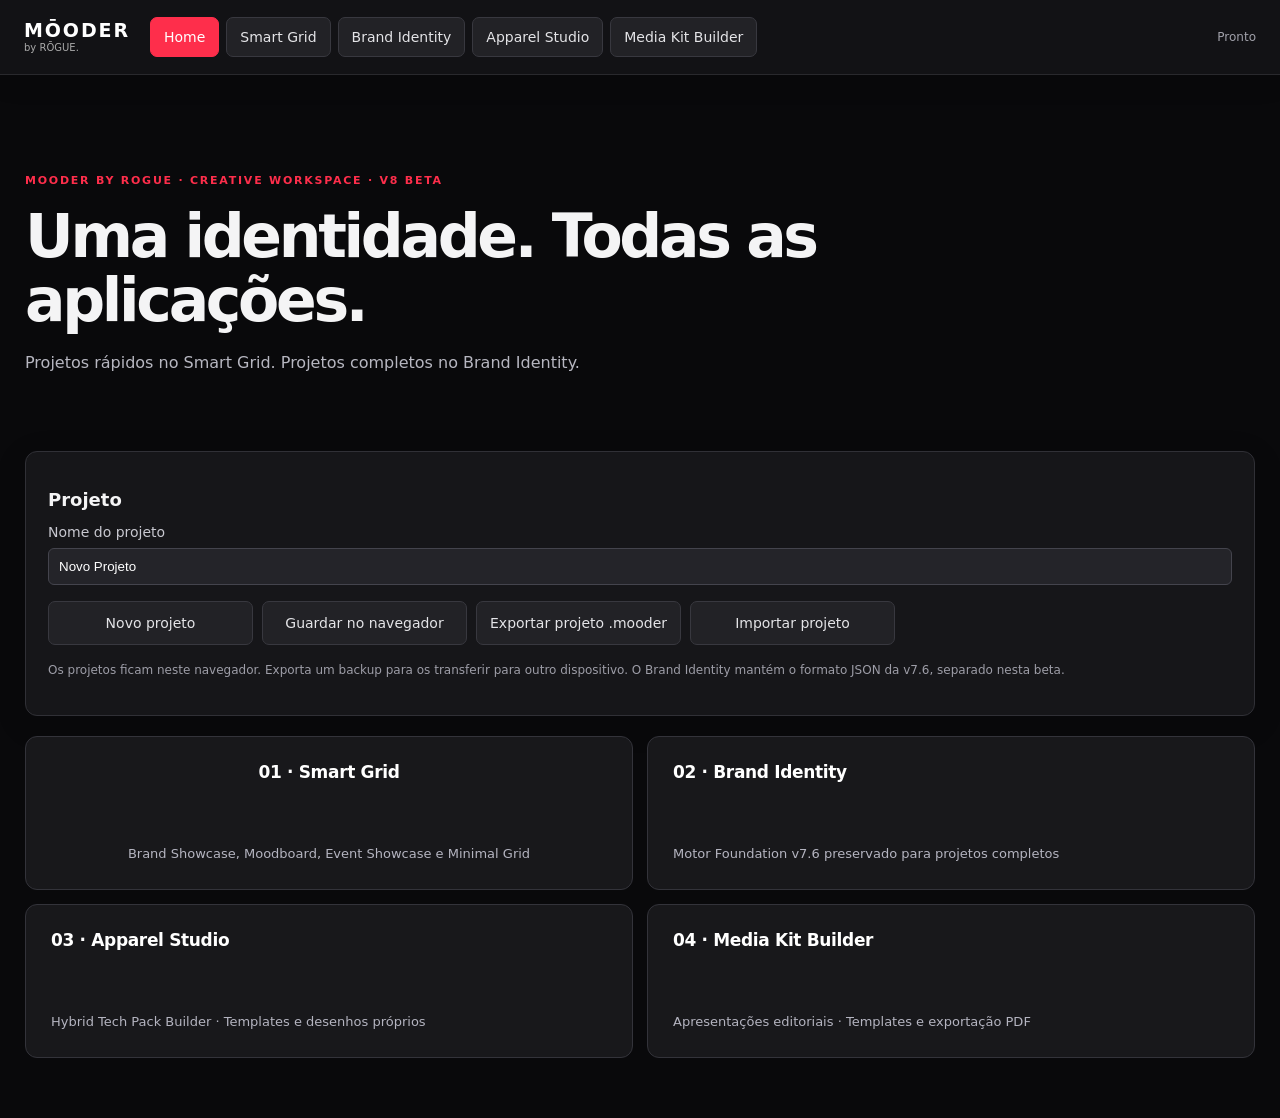
<file: index.html>
<!doctype html><html lang="pt"><head><meta charset="utf-8"><meta name="viewport" content="width=device-width,initial-scale=1"><title>MOODER by Rogue</title><meta http-equiv="refresh" content="0; url=workspace.html"><script>location.replace('workspace.html'+location.search+location.hash)</script></head><body><p>A abrir <a href="workspace.html">MŌODER Workspace</a>…</p></body></html>
</file>
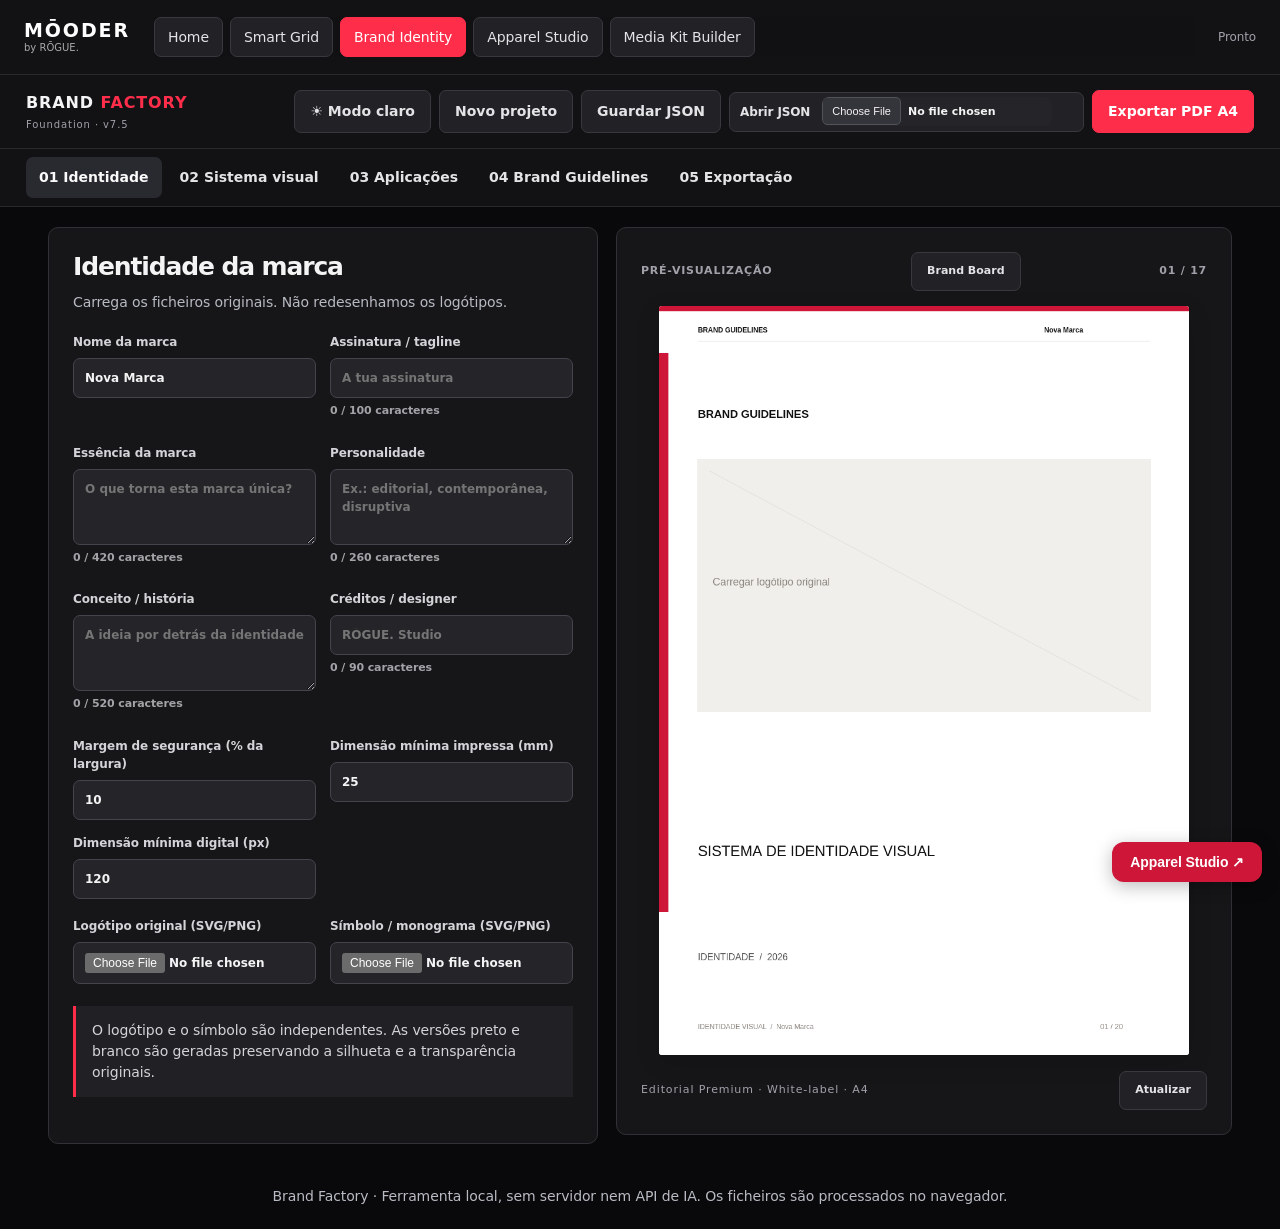
<file: brand-identity.html>
<!doctype html><html lang="pt"><head><meta charset="utf-8"><meta name="viewport" content="width=device-width,initial-scale=1"><title>MOODER Brand Identity by Rogue</title><link rel="stylesheet" href="style.css"></head><body><div class="mooder-global-topbar"><a class="mooder-global-logo" href="workspace.html">MŌODER <small>by RŌGUE.</small></a><nav class="mooder-global-nav" aria-label="Navegação MOODER"><a href="workspace.html">Home</a><a href="workspace.html#grid">Smart Grid</a><a class="active" aria-current="page" href="brand-identity.html">Brand Identity</a><a href="apparel-studio.html">Apparel Studio</a><a href="media-kit.html">Media Kit Builder</a></nav><span class="mooder-global-state">Pronto</span></div>
<header><div><b class="brand">BRAND <em>FACTORY</em></b><small>Foundation · v7.5</small></div><div class="head-actions"><button id="themeToggle" class="ghost" type="button" aria-label="Alternar modo claro e escuro">☾ Modo escuro</button><button id="newProject" class="ghost">Novo projeto</button><button id="saveProject" class="ghost">Guardar JSON</button><label class="button ghost mooder-open-json"><span>Abrir JSON</span><input type="file" id="openProject" accept=".json"></label><button id="exportPdf" class="primary">Exportar PDF A4</button></div></header>
<nav id="tabs"><button class="active" data-tab="identity">01 Identidade</button><button data-tab="visual">02 Sistema visual</button><button data-tab="assets">03 Aplicações</button><button data-tab="guide">04 Brand Guidelines</button><button data-tab="export">05 Exportação</button></nav>
<main><section id="workspace"><div class="pane active" id="tab-identity"><h1>Identidade da marca</h1><p class="muted">Carrega os ficheiros originais. Não redesenhamos os logótipos.</p><div class="fields"><label>Nome da marca<input id="brandName" value="Nova Marca"></label><label>Assinatura / tagline<input id="tagline" placeholder="A tua assinatura"></label><label>Essência da marca<textarea id="essence" rows="3" placeholder="O que torna esta marca única?"></textarea></label><label>Personalidade<textarea id="personality" rows="3" placeholder="Ex.: editorial, contemporânea, disruptiva"></textarea></label><label>Conceito / história<textarea id="concept" rows="3" placeholder="A ideia por detrás da identidade"></textarea></label><label>Créditos / designer<input id="credits" placeholder="RŌGUE. Studio"></label><label>Margem de segurança (% da largura)<input id="safeArea" type="number" min="5" max="35" value="10"></label><label>Dimensão mínima impressa (mm)<input id="minPrint" type="number" min="5" max="120" value="25"></label><label>Dimensão mínima digital (px)<input id="minDigital" type="number" min="20" max="600" value="120"></label></div><div class="fields"><label>Logótipo original (SVG/PNG)<input type="file" data-asset="logo" accept="image/svg+xml,image/png,image/jpeg,image/webp"></label><label>Símbolo / monograma (SVG/PNG)<input type="file" data-asset="symbol" accept="image/svg+xml,image/png,image/jpeg,image/webp"></label></div><div class="notice">O logótipo e o símbolo são independentes. As versões preto e branco são geradas preservando a silhueta e a transparência originais.</div></div>
<div class="pane" id="tab-visual"><h1>Sistema visual</h1><h2>Cores</h2><div class="fields"><label>Cor principal · detetada do logótipo (editável)<input id="primary" type="color" value="#CE1738"></label><label>Cor secundária<input id="secondary" type="color" value="#E9E1D5"></label><label>Modo de geração<select id="paletteMethod"><option value="golden">Ângulo dourado · 137,5°</option><option value="analogous">Análogas · ±30°</option><option value="triadic">Triádicas · 120°</option><option value="complementary">Complementares · 180°</option></select></label><label class="toggle"><input id="autoSecondary" type="checkbox"> Gerar secundária com contraste automático</label><label>Cor terciária / apoio 1<input id="support1" type="color" value="#7B172E"></label><label>Cor de apoio 2<input id="support2" type="color" value="#D1C4B4"></label></div><details class="color-tools"><summary>Personalizar cores na roda cromática <span>Opcional</span></summary><div id="v72ColorWheel"></div></details><button id="generatePalette" class="ghost">Gerar paleta com o método escolhido</button><div id="palettePreview" class="swatches"></div><h2>Tipografia</h2><p class="muted">Upload independente para H1, H2 e H3 / corpo. TTF, OTF ou WOFF.</p><div class="fields"><label>H1 — títulos<input type="file" data-font="h1" accept=".ttf,.otf,.woff,.woff2"></label><label>H2 — subtítulos<input type="file" data-font="h2" accept=".ttf,.otf,.woff,.woff2"></label><label>H3 — corpo<input type="file" data-font="h3" accept=".ttf,.otf,.woff,.woff2"></label></div><div id="fontPreview" class="font-preview"></div><h2>Pattern Studio</h2><div class="choice"><label><input type="radio" name="patternMode" value="generate" checked> Gerar a partir do símbolo</label><label><input type="radio" name="patternMode" value="upload"> Importar pattern</label></div><label id="patternUploadLabel" hidden>Pattern (SVG/PNG)<input type="file" data-asset="pattern" accept="image/svg+xml,image/png,image/jpeg,image/webp"></label><div class="fields"><label>Tamanho do símbolo<input id="patternScale" type="range" min="8" max="340" value="72"></label><label>Espaçamento entre símbolos<input id="patternGap" type="range" min="0" max="200" value="28"></label><label>Rotação do símbolo (−180° a +180°)<input id="patternRotation" type="range" min="-180" max="180" value="0"></label><label>Distribuição<select id="patternLayout"><option value="stagger">Escalonada</option><option value="grid">Grelha</option><option value="diagonal">Diagonal</option></select></label></div><canvas id="patternPreview" width="540" height="260"></canvas><div class="pattern-actions"><button id="patternSvg" type="button" class="ghost">Exportar SVG</button><button id="patternPng" type="button" class="ghost">Exportar PNG</button></div></div>
<div class="pane" id="tab-assets"><h1>Aplicações e mockups</h1><p class="muted">Importa imagens do teu dispositivo. Cada projeto começa vazio e os mockups aplicados são incluídos no ficheiro JSON do projeto.</p><div id="v71Manager"></div><section class="photo-direction"><h2>Direção fotográfica</h2><p class="muted">Adiciona uma fotografia de referência ou direção de arte à secção correspondente das Brand Guidelines. Para várias fotografias na mesma secção, usa «Adicionar mockup» e escolhe «Direção fotográfica».</p><label>Fotografias de referência (até 8)<input id="photoDirectionUpload" type="file" accept="image/jpeg,image/png,image/webp" multiple></label><p id="photoDirectionStatus" class="muted" role="status"></p><div id="photoDirectionList" class="photo-direction-list"></div><p class="muted">Arrasta para reordenar ou utiliza as setas. As fotografias são otimizadas antes de serem guardadas no projeto.</p></section><div id="libraryStatus"></div><div hidden aria-hidden="true"><div class="fields"><label>Cartão de visita / estacionário<input type="file" data-asset="stationery" accept="image/*"></label><label>Instagram / redes sociais<input type="file" data-asset="social" accept="image/*"></label><label>Campanha / outdoor<input type="file" data-asset="campaign" accept="image/*"></label></div><h2>Biblioteca de mockups</h2><p class="muted">Templates de apresentação internos. Podes carregar uma biblioteca adicional alojada no GitHub através de um manifesto JSON.</p><div class="fields"><label>Mockup selecionado<select id="mockupType"><option value="business">Cartão de visita</option><option value="poster">Cartaz editorial</option><option value="social">Post Instagram</option><option value="story">Story Instagram</option><option value="outdoor">Outdoor</option></select></label><label>URL do manifesto da biblioteca GitHub (JSON)<input id="mockupManifest" type="url" placeholder="https://raw.githubusercontent.com/.../mockups.json"></label></div><button id="loadLibrary" class="ghost">Carregar biblioteca GitHub</button><div id="legacyLibraryStatus" class="muted"></div><div id="mockupPreview" class="mockup-preview"></div><p class="muted">Os templates são composições 2D demonstrativas, não fotografias realistas. Para aplicações reais, utiliza os uploads acima.</p></div></div>
<div class="pane" id="tab-guide"><h1>Brand Guidelines</h1><p class="muted">20 páginas A4 · 210 × 297 mm. O mesmo canvas desenha a pré-visualização e é exportado para o PDF.</p><div class="guide-controls"><label>Selecionar página<select id="pageSelect"></select></label><button id="prevPage" class="ghost">← Anterior</button><button id="nextPage" class="ghost">Seguinte →</button><button id="allPages" class="ghost">Ver miniaturas</button></div><div id="thumbnails" hidden></div></div>
<div class="pane" id="tab-export"><h1>Exportação do Brand Pack</h1><p class="muted">Downloads criados localmente no teu navegador.</p><div class="export-grid"><button id="exportPdf2" class="primary">Brand Guidelines · PDF A4 (paginação dinâmica)</button><button id="exportBoard" class="ghost">Brand Board · PNG</button><button id="exportPalette" class="ghost">Paleta · SVG</button><button id="exportZip" class="ghost">Brand Pack completo · ZIP</button><button id="exportPattern" class="ghost">Pattern · PNG</button></div><p class="muted">ZIP: SVG, PNG e JPEG de todas as variantes, símbolo, favicons, paleta SVG/JSON/TXT, patterns, aplicações, Brand Board e PDF.</p><button id="validateProject" class="ghost">Validar projeto</button><div id="validation" class="validation"></div><div id="exportStatus" role="status"></div></div></section><aside><div class="preview-heading"><b>PRÉ-VISUALIZAÇÃO</b><button id="showBoard" type="button" class="ghost">Brand Board</button><span id="pageCounter">01 / 20</span></div><canvas id="pageCanvas" width="900" height="1273"></canvas><canvas id="boardPreview" width="1200" height="1000" hidden></canvas><div class="preview-footer"><span>Editorial Premium · White-label · A4</span><button id="refresh" class="ghost">Atualizar</button></div></aside></main><footer>Brand Factory · Ferramenta local, sem servidor nem API de IA. Os ficheiros são processados no navegador.</footer><script src="jszip.min.js"></script><script src="app.js"></script><script src="mockup-manager.js"></script><script src="color-wheel.js"></script><a href="apparel-studio.html" style="position:fixed;bottom:18px;right:18px;z-index:9999;background:#ce1738;color:white;padding:12px 18px;border-radius:12px;text-decoration:none;font:600 14px Arial,sans-serif;box-shadow:0 4px 18px #0004">Apparel Studio ↗</a></body></html>
</file>
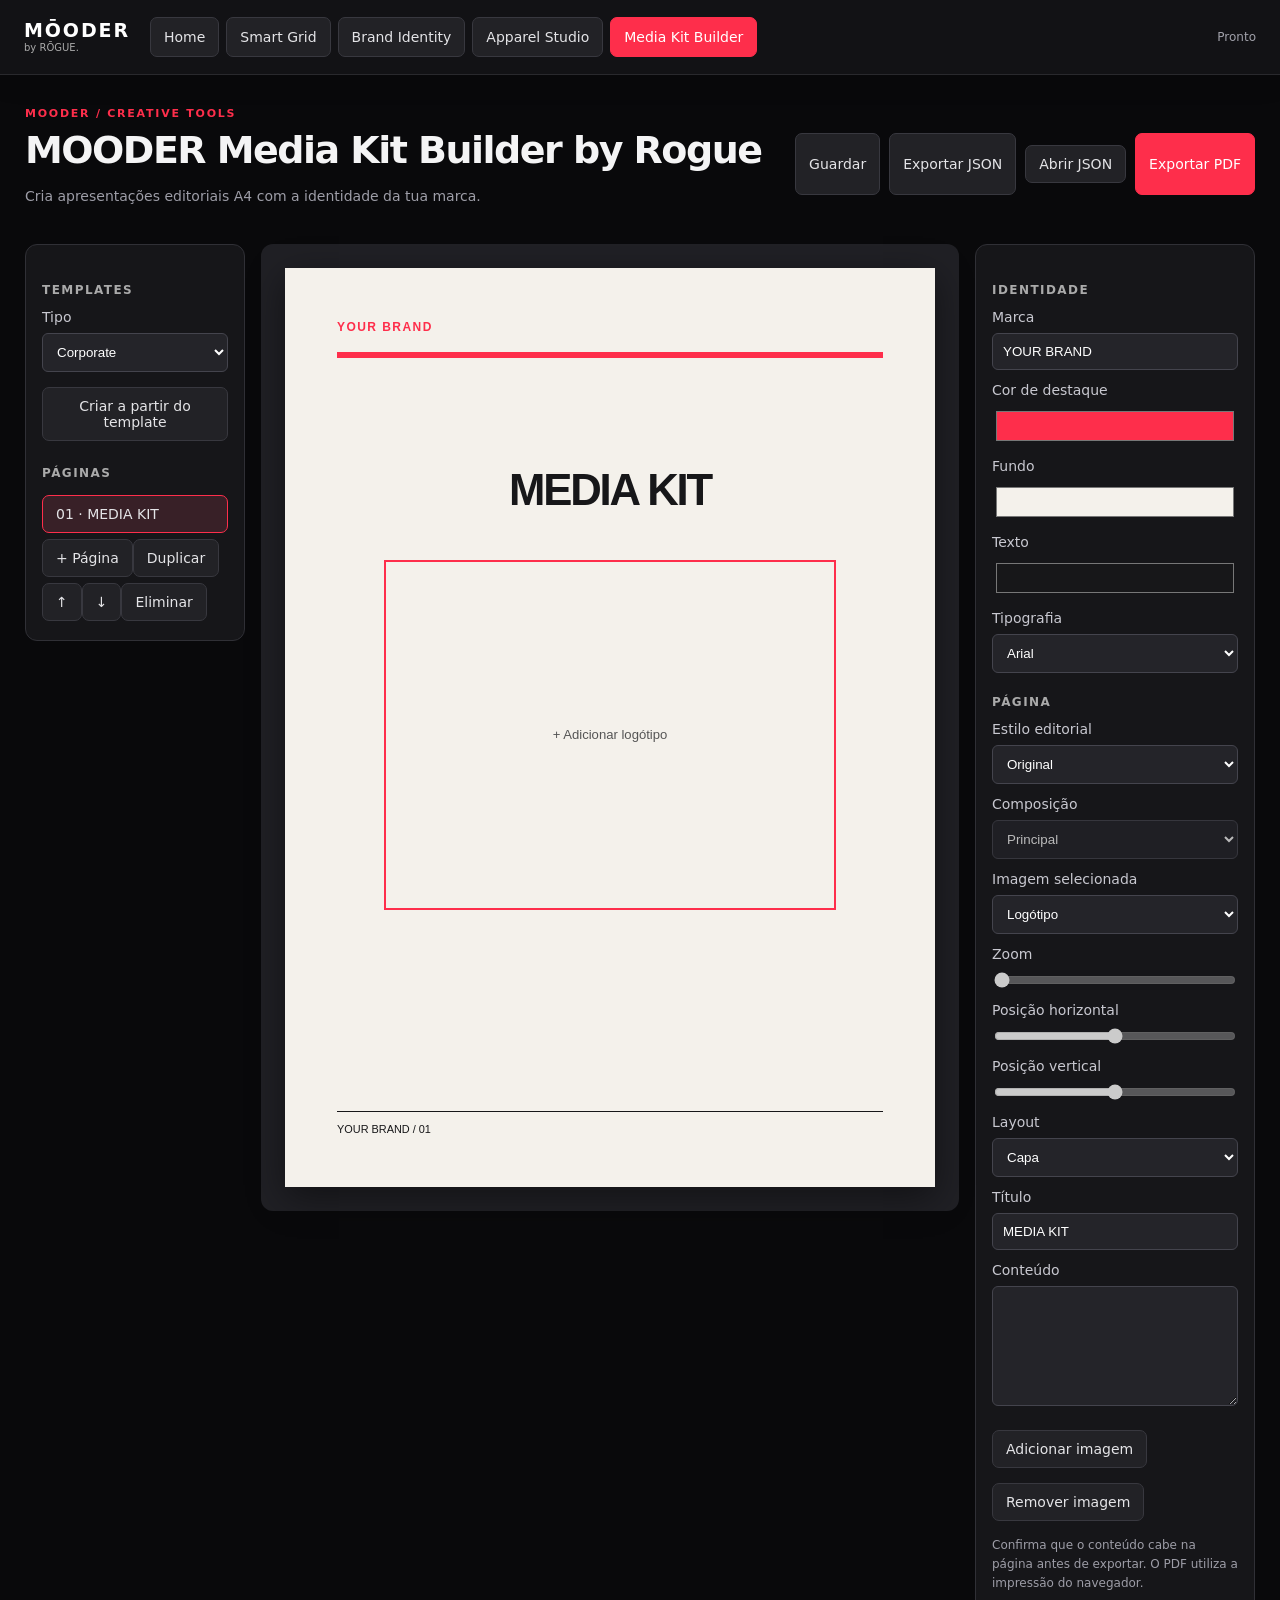
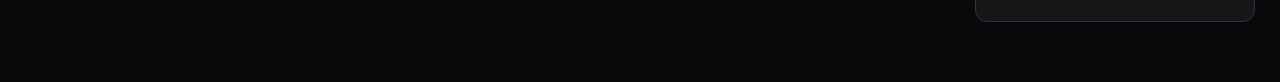
<file: media-kit.html>
<!doctype html><html lang="pt"><head><meta charset="utf-8"><meta name="viewport" content="width=device-width,initial-scale=1"><title>MOODER Media Kit Builder by Rogue</title><link rel="stylesheet" href="workspace.css"><style>
.mk{display:grid;grid-template-columns:220px minmax(0,1fr) 280px;gap:16px;align-items:start}.mk aside{background:#161619;border:1px solid #303036;border-radius:12px;padding:16px}.mk aside button{margin:3px 0}.mk textarea{width:100%;min-height:120px;background:#242429;color:white;border:1px solid #44444d;border-radius:6px;padding:10px;font:inherit}.stage{background:#202025;padding:24px;min-width:0;border-radius:12px}.sheet{container-type:inline-size;width:100%;max-width:794px;aspect-ratio:210/297;margin:auto;background:var(--paper);color:var(--ink);padding:8%;display:flex;flex-direction:column;gap:3cqw;overflow:hidden;position:relative;box-shadow:0 10px 35px #0007;overflow-wrap:anywhere}.sheet h2{font-size:8cqw;line-height:1.04;margin:0;letter-spacing:-.05em}.sheet p{font-size:3cqw;line-height:1.45;white-space:pre-wrap;margin:0}.sheet .kicker{font-size:2.2cqw;letter-spacing:.12em;font-weight:bold;color:var(--accent)}.sheet img{width:100%;max-height:43%;object-fit:cover}.sheet .rule{height:1.2cqw;background:var(--accent);width:20%}.sheet footer{margin-top:auto;font-size:2cqw;border-top:1px solid currentColor;padding-top:2cqw}.sheet[data-layout=cover] h2{font-size:12cqw}.sheet[data-layout=cover] .rule{width:100%}.sheet[data-layout=photo] img{order:0;max-height:55%}.sheet[data-layout=photo] h2{order:1}.sheet[data-layout=photo] p{order:2}.sheet[data-layout=photo] footer{order:3}.page-list{display:grid;gap:6px}.page-list button{justify-content:flex-start;text-align:left;overflow-wrap:anywhere}.page-list .selected{border-color:#FE2E4B;background:#382027}.print-only{display:none}@media(max-width:1050px){.mk{grid-template-columns:180px minmax(0,1fr)}.mk .properties{grid-column:1/-1}}@media(max-width:650px){.mk{grid-template-columns:1fr}.stage{padding:10px}}@page{size:A4;margin:0}@media print{:root,body{background:white!important}body>header,body>main{display:none!important}.print-only{display:block}.sheet{width:210mm;height:297mm;max-width:none;aspect-ratio:auto;margin:0;padding:16mm;box-shadow:none;break-after:page;print-color-adjust:exact;-webkit-print-color-adjust:exact}.sheet:last-child{break-after:auto}}
.sheet.editorial-grid{display:grid;grid-template-columns:repeat(12,minmax(0,1fr));grid-template-rows:auto auto repeat(12,minmax(0,1fr)) auto;gap:1.4cqw;box-sizing:border-box}.editorial-grid .kicker{grid-area:1/1/2/13}.editorial-grid .rule{grid-area:2/1/3/13}.editorial-grid footer{grid-area:15/1/16/13;margin:0}.editorial-grid h2,.editorial-grid p{min-width:0;min-height:0;overflow:auto}.editorial-grid h2{font-size:6cqw}.editorial-grid .slot{position:relative;overflow:hidden;min-height:0;background:#ddd;border:1px dashed #888;display:grid;place-items:center;color:#555;font-size:2.4cqw;cursor:pointer}.editorial-grid .slot img{position:absolute;inset:0;width:100%;height:100%;max-height:none;object-fit:cover}.editorial-grid .active-slot{outline:2px solid #FE2E4B;outline-offset:-2px}@media print{.editorial-grid .slot{background:transparent;border:0;outline:none}.editorial-grid .slot span{display:none}.editorial-grid h2,.editorial-grid p{overflow:hidden}}
.editorial-grid[data-layout=cover] h2{text-align:center;align-self:center;font-size:8cqw}.editorial-grid[data-layout=cover] p{text-align:center}.editorial-grid[data-layout=cover] .slot{background:transparent}.editorial-grid[data-layout=cover] .slot:has(img){border-color:transparent;outline:none!important}
</style></head><body><header class="mooder-global-topbar"><a class="logo mooder-global-logo" href="workspace.html#home">MŌODER <small>by RŌGUE.</small></a><nav class="mooder-global-nav"><a href="workspace.html#home">Home</a><a href="workspace.html#grid">Smart Grid</a><a href="brand-identity.html">Brand Identity</a><a href="apparel-studio.html">Apparel Studio</a><a aria-current="page" href="media-kit.html">Media Kit Builder</a></nav><span id="state" role="status">Pronto</span></header><main><div class="sectionhead"><div><div class="module-kicker">MOODER / CREATIVE TOOLS</div><h1>MOODER Media Kit Builder by Rogue</h1><p>Cria apresentações editoriais A4 com a identidade da tua marca.</p></div><div class="actions"><button id="save">Guardar</button><button id="json">Exportar JSON</button><label class="button">Abrir JSON<input id="open" type="file" accept=".json" hidden></label><button class="primary" id="pdf">Exportar PDF</button></div></div><div class="mk"><aside><h3>Templates</h3><label>Tipo<select id="template"><option>Corporate</option><option>Creator</option><option>Event</option><option>Sports</option><option>Agency</option><option>Tourism</option></select></label><button id="apply">Criar a partir do template</button><h3>Páginas</h3><div id="pages" class="page-list"></div><button id="add">+ Página</button><button id="duplicate">Duplicar</button><button id="up">↑</button><button id="down">↓</button><button id="remove">Eliminar</button></aside><div class="stage" id="preview"></div><aside class="properties"><h3>Identidade</h3><label>Marca<input id="brand"></label><label>Cor de destaque<input type="color" id="accent"></label><label>Fundo<input type="color" id="paper"></label><label>Texto<input type="color" id="ink"></label><label>Tipografia<select id="font"><option>Arial</option><option>Georgia</option><option>Verdana</option><option>Trebuchet MS</option></select></label><h3>Página</h3><label>Estilo editorial<select id="style"><option>Original</option><option>Corporate</option><option>Creator</option><option>Event</option><option>Sports</option><option>Agency</option><option>Tourism</option></select></label><label>Composição<select id="variant"><option value="0">Principal</option><option value="1">Alternativa</option><option value="2">Galeria</option></select></label><label>Imagem selecionada<select id="slotSelect"></select></label><label>Zoom<input id="zoom" type="range" min="100" max="250" value="100"></label><label>Posição horizontal<input id="posX" type="range" min="0" max="100" value="50"></label><label>Posição vertical<input id="posY" type="range" min="0" max="100" value="50"></label><label>Layout<select id="layout"><option value="cover">Capa</option><option value="editorial">Editorial</option><option value="photo">Fotografia</option></select></label><label>Título<input id="title" maxlength="100"></label><label>Conteúdo<textarea id="body" maxlength="1600"></textarea></label><label class="button">Adicionar imagem<input id="image" type="file" accept="image/png,image/jpeg,image/webp" hidden></label><button id="clearImage">Remover imagem</button><p class="muted">Confirma que o conteúdo cabe na página antes de exportar. O PDF utiliza a impressão do navegador.</p></aside></div></main><div id="print" class="print-only"></div><script>
'use strict';
const $=id=>document.getElementById(id), key='mooder-media-kit-v1';
const templates={Corporate:['Media Kit','Sobre nós','Serviços','Mercados','Parceiros','Contactos'],Creator:['Media Kit','Sobre mim','Audiência','Métricas','Colaborações','Contactos'],Event:['Media Kit','O evento','Programa','Audiência','Patrocínios','Contactos'],Sports:['Media Kit','O clube','Equipa','Resultados','Patrocínios','Contactos'],Agency:['Media Kit','A agência','Serviços','Portefólio','Clientes','Contactos'],Tourism:['Media Kit','O destino','Experiências','Mercados','Parceiros','Contactos']};
const page=(title='Nova página',layout='editorial')=>({title,layout,body:'',image:''});
const fresh=()=>({version:1,brand:'YOUR BRAND',accent:'#FE2E4B',paper:'#f4f1eb',ink:'#171719',font:'Arial',pages:[page('MEDIA KIT','cover')]});
let project=fresh(),index=0;
function valid(p){return p&&p.version===1&&typeof p.brand==='string'&&['accent','paper','ink'].every(k=>/^#[0-9a-f]{6}$/i.test(p[k]))&&['Arial','Georgia','Verdana','Trebuchet MS'].includes(p.font)&&Array.isArray(p.pages)&&p.pages.length>0&&p.pages.length<=100&&p.pages.every(x=>x&&typeof x.title==='string'&&typeof x.body==='string'&&['cover','editorial','photo'].includes(x.layout)&&typeof x.image==='string'&&(!x.image||/^data:image\/(png|jpeg|webp);base64,/i.test(x.image)))}
try{const p=JSON.parse(localStorage.getItem(key));if(valid(p))project=p}catch(e){}
function el(tag,txt,cls){const n=document.createElement(tag);if(txt!==undefined)n.textContent=txt;if(cls)n.className=cls;return n}
function legacySheet(p,i){const n=el('article',undefined,'sheet');n.dataset.layout=p.layout;for(const k of ['accent','paper','ink'])n.style.setProperty('--'+k,project[k]);n.style.fontFamily=project.font;n.append(el('div',project.brand,'kicker'),el('div',undefined,'rule'),el('h2',p.title));if(p.image){const im=el('img');im.src=p.image;im.alt='Imagem da página';n.append(im)}n.append(el('p',p.body),el('footer',project.brand+' / '+String(i+1).padStart(2,'0')));return n}
const grids={Creator:[[[1,1,6,4],[1,5,6,4],[7,1,6,8],[1,9,6,4],[7,9,6,4]],[[1,1,12,3],[7,4,6,9],[1,4,6,9]]],Tourism:[[[1,7,12,2],[1,9,12,2],[1,1,12,6],[1,11,6,2],[7,11,6,2]],[[1,1,12,2],[1,3,12,3],[1,6,12,7]]],Agency:[[[1,1,12,2],[1,3,12,2],[1,5,6,4],[7,5,6,4],[1,9,6,4],[7,9,6,4]],[[1,1,5,3],[1,4,5,9],[6,1,7,6],[6,7,7,6]]],Corporate:[[[1,1,12,2],[1,8,7,5],[1,3,12,5],[8,8,5,5]],[[1,1,12,2],[1,3,6,10],[7,3,6,5],[7,8,6,5]]],Event:[[[1,1,12,3],[1,10,7,3],[1,4,12,6],[8,10,5,3]],[[1,1,7,3],[1,4,7,4],[8,1,5,7],[1,8,12,5]]],Sports:[[[1,1,5,4],[1,5,5,4],[6,1,7,8],[1,9,12,4]],[[1,1,12,3],[7,4,6,9],[1,4,6,9]]]};
const gallery={Creator:[[1,1,12,2],[1,3,12,3],[1,6,4,7],[5,6,4,7],[9,6,4,7]],Tourism:[[1,1,12,2],[1,3,12,2],[1,5,12,4],[1,9,6,4],[7,9,6,4]],Agency:[[1,1,12,2],[1,3,12,2],[1,5,4,4],[5,5,4,4],[9,5,4,4],[1,9,4,4],[5,9,4,4],[9,9,4,4]],Corporate:[[1,1,12,2],[1,3,12,3],[1,6,6,7],[7,6,6,7]],Event:[[1,1,12,2],[1,3,12,2],[1,5,8,8],[9,5,4,4],[9,9,4,4]],Sports:[[1,1,12,2],[1,3,12,2],[1,5,6,8],[7,5,6,4],[7,9,6,4]]};
let activeSlot=0;
function grid(p){if(p.layout==="cover")return [[1,2,12,2],[1,10,12,3],[2,4,10,6]];return grids[p.style]?(Number(p.variant)===2?gallery[p.style]:grids[p.style][Number(p.variant)===1?1:0]):null}
function slots(p){if(!Array.isArray(p.slots))p.slots=p.image?[{src:p.image}]:[];return p.slots}
function position(n,a){n.style.gridArea=(a[1]+2)+' / '+a[0]+' / '+(a[1]+2+a[3])+' / '+(a[0]+a[2]);return n}
function sync(){const p=project.pages[index],g=grid(p),count=g?g.length-2:1;activeSlot=Math.min(activeSlot,count-1);$('slotSelect').replaceChildren(...Array.from({length:count},(_,j)=>{const o=el('option',p.layout==='cover'?'Logótipo':'Imagem '+(j+1));o.value=j;return o}));$('slotSelect').value=activeSlot;for(const id of ['zoom','posX','posY','variant'])$(id).disabled=p.layout==='cover';const v=slots(p)[activeSlot]||{};$('zoom').value=v.zoom||100;$('posX').value=v.x??50;$('posY').value=v.y??50}
function sheet(p,i){const g=grid(p);if(!g)return legacySheet(p,i);const n=el('article',undefined,'sheet editorial-grid');n.dataset.layout=p.layout;for(const k of ['accent','paper','ink'])n.style.setProperty('--'+k,project[k]);n.style.fontFamily=project.font;n.append(el('div',project.brand,'kicker'),el('div',undefined,'rule'),position(el('h2',p.title),g[0]),position(el('p',p.body),g[1]));g.slice(2).forEach((a,j)=>{const v=slots(p)[j],b=position(el('div',undefined,'slot'),a);if(v?.src&&/^data:image\/(png|jpeg|webp);base64,/i.test(v.src)){const im=el('img');im.src=v.src;im.alt='';im.style.objectPosition=(v.x??50)+'% '+(v.y??50)+'%';im.style.transform='scale('+((v.zoom||100)/100)+')';im.style.transformOrigin=im.style.objectPosition;if(p.layout==='cover'){im.style.objectFit='contain';im.style.objectPosition='center';im.style.transform='none';}b.append(im)}else b.append(el('span',p.layout==='cover'?'+ Adicionar logótipo':'+ Imagem '+(j+1)));if(i===index&&j===activeSlot)b.classList.add('active-slot');b.onclick=()=>{activeSlot=j;sync();preview();$('image').click()};b.ondragover=e=>e.preventDefault();b.ondrop=e=>{e.preventDefault();activeSlot=j;loadImage(e.dataTransfer.files[0],p,j)};n.append(b)});n.append(el('footer',project.brand+' / '+String(i+1).padStart(2,'0')));return n}
function preview(){$('preview').replaceChildren(sheet(project.pages[index],index));const s=$('preview').firstChild;if(s.scrollHeight>s.clientHeight)$('state').textContent='Atenção: conteúdo excede a página';else $('state').textContent='Pronto'}
function render(){const p=project.pages[index];$('style').value=grids[p.style]?p.style:'Original';$('variant').value=p.variant||0;sync();for(const k of ['brand','accent','paper','ink','font'])$(k).value=project[k];for(const k of ['title','body','layout'])$(k).value=p[k];$('pages').replaceChildren(...project.pages.map((p,i)=>{const b=el('button',String(i+1).padStart(2,'0')+' · '+p.title,i===index?'selected':'');b.onclick=()=>{index=i;render()};return b}));preview()}
for(const k of ['brand','accent','paper','ink','font'])$(k).oninput=()=>{project[k]=$(k).value;preview()};
for(const k of ['title','body','layout'])$(k).oninput=()=>{project.pages[index][k]=$(k).value;if(k==='layout')sync();if(k==='title')$('pages').children[index].textContent=String(index+1).padStart(2,'0')+' · '+$(k).value;preview()};
$('apply').onclick=()=>{if(confirm('Substituir as páginas atuais pelo template?')){project.pages=templates[$('template').value].map((t,i)=>({...page(t,i?'editorial':'cover'),style:$('template').value,variant:i===0?0:(i-1)%3}));index=0;render()}};
$('add').onclick=()=>{if(project.pages.length>=100)return;project.pages.splice(++index,0,{...page(),style:project.pages[index-1]?.style||$('template').value,variant:1});render()};
$('duplicate').onclick=()=>{if(project.pages.length>=100)return;const p=JSON.parse(JSON.stringify(project.pages[index]));project.pages.splice(++index,0,p);render()};
function move(d){const j=index+d;if(j<0||j>=project.pages.length)return;[project.pages[index],project.pages[j]]=[project.pages[j],project.pages[index]];index=j;render()}
$('up').onclick=()=>move(-1);$('down').onclick=()=>move(1);
$('remove').onclick=()=>{if(project.pages.length>1&&confirm('Eliminar esta página?')){project.pages.splice(index,1);index=Math.min(index,project.pages.length-1);render()}};
async function loadImage(f,p,j){if(!f)return;if(!['image/png','image/jpeg','image/webp'].includes(f.type)||f.size>12000000){alert('Escolhe PNG, JPEG ou WebP até 12 MB.');return}try{const bitmap=await createImageBitmap(f);const c=document.createElement('canvas'),scale=Math.min(1,1800/Math.max(bitmap.width,bitmap.height));c.width=Math.max(1,Math.round(bitmap.width*scale));c.height=Math.max(1,Math.round(bitmap.height*scale));c.getContext('2d').drawImage(bitmap,0,0,c.width,c.height);bitmap.close();const src=c.toDataURL('image/webp',.88);if(grid(p)){slots(p)[j]={src,zoom:100,x:50,y:50};if(j===0)p.image=src}else{p.image=src;p.slots=[{src}]}sync();preview()}catch(e){alert('Não foi possível abrir a imagem.')}finally{$('image').value=''}};
$('image').onchange=()=>loadImage($('image').files[0],project.pages[index],activeSlot);
$('clearImage').onclick=()=>{const p=project.pages[index];if(!grid(p)||activeSlot===0)p.image='';slots(p)[activeSlot]={src:''};sync();preview()};
$('style').onchange=()=>{project.pages[index].style=$('style').value;sync();preview()};
$('variant').onchange=()=>{project.pages[index].variant=Number($('variant').value);sync();preview()};
$('slotSelect').onchange=()=>{activeSlot=Number($('slotSelect').value);sync();preview()};
for(const [id,k] of [['zoom','zoom'],['posX','x'],['posY','y']])$(id).oninput=()=>{const a=slots(project.pages[index]);if(!a[activeSlot])a[activeSlot]={src:''};a[activeSlot][k]=Number($(id).value);preview()};
$('save').onclick=()=>{try{localStorage.setItem(key,JSON.stringify(project));$('state').textContent='Guardado neste navegador'}catch(e){alert('Armazenamento cheio. Exporta o JSON.')}};
$('json').onclick=()=>{const u=URL.createObjectURL(new Blob([JSON.stringify(project)],{type:'application/json'}));const a=el('a');a.href=u;a.download='media-kit.json';a.click();setTimeout(()=>URL.revokeObjectURL(u),1000)};
$('open').onchange=async()=>{try{const f=$('open').files[0];if(!f)return;const p=JSON.parse(await f.text());if(!valid(p))throw Error();if(confirm('Substituir o projeto atual?')){project=p;index=0;render()}}catch(e){alert('JSON incompatível com Media Kit V1.')}finally{$('open').value=''}};
$('pdf').onclick=async()=>{const n=$('print');n.replaceChildren(...project.pages.map(sheet));await Promise.all([...n.querySelectorAll('img')].map(i=>i.decode().catch(()=>{})));window.print()};window.addEventListener('afterprint',()=>$('print').replaceChildren());render();
</script></body></html>
</file>
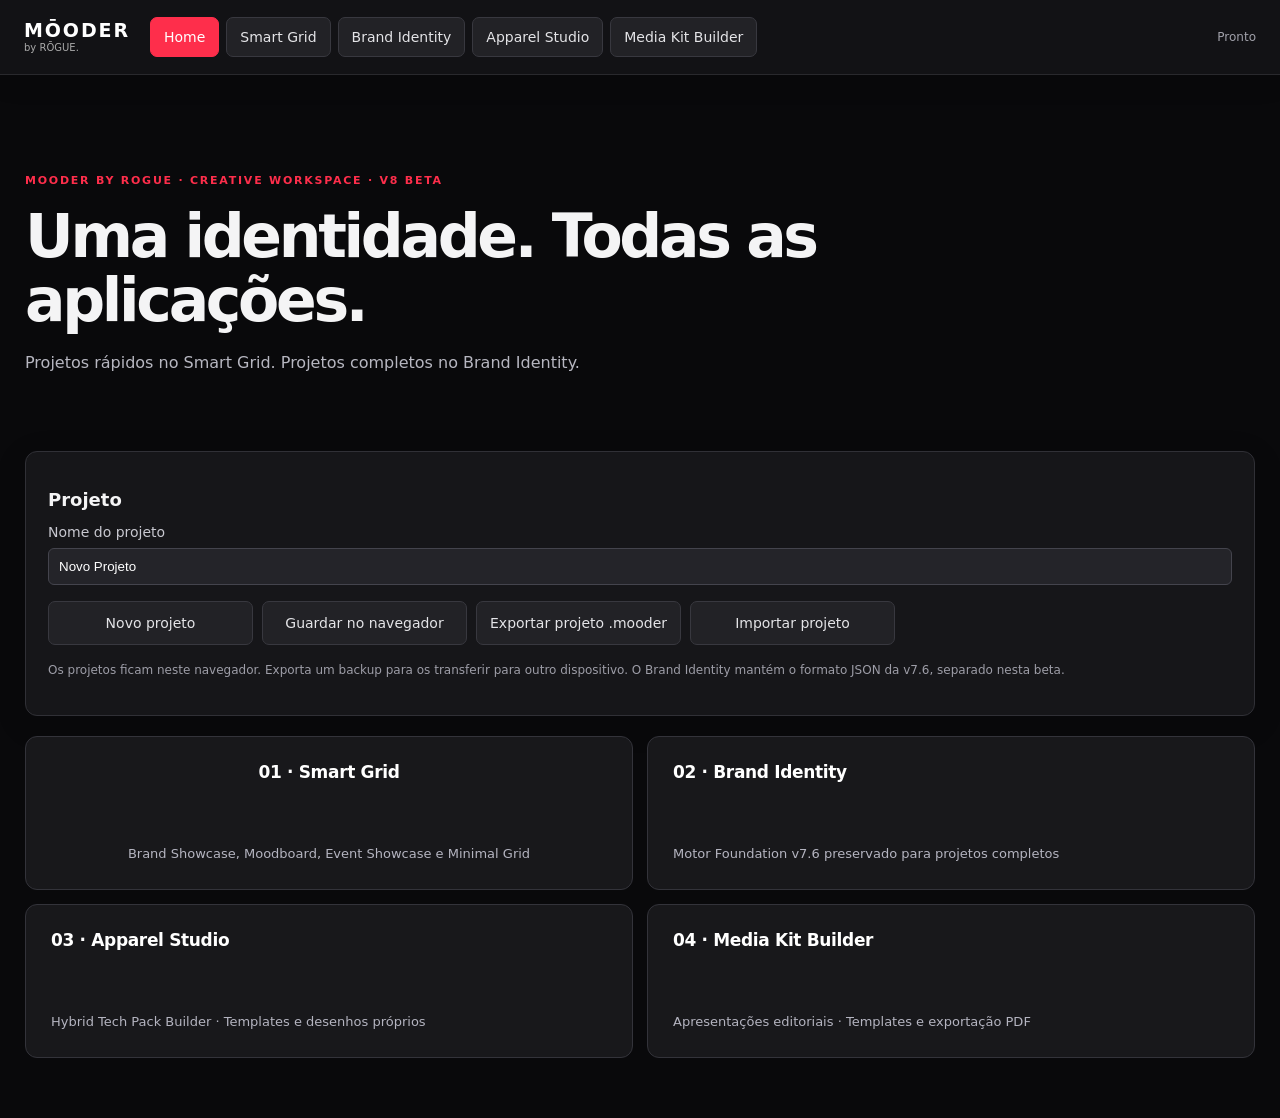
<file: workspace.html>
<!doctype html><html lang="pt"><head><meta charset="utf-8"><meta name="viewport" content="width=device-width,initial-scale=1"><title>MOODER by Rogue</title><link rel="stylesheet" href="workspace.css"></head><body>
<header class="mooder-global-topbar"><a class="logo mooder-global-logo" href="workspace.html#home" aria-label="Voltar à Home do MOODER">MŌODER <small>by RŌGUE.</small></a><nav class="mooder-global-nav" aria-label="Navegação MOODER"><button type="button" data-view="home" class="active">Home</button><button type="button" data-view="grid">Smart Grid</button><a href="brand-identity.html">Brand Identity</a><a href="apparel-studio.html">Apparel Studio</a><a href="media-kit.html">Media Kit Builder</a></nav><span id="state" role="status" aria-live="polite">Pronto</span></header>
<main><section id="home" class="view active"><div class="intro"><span>MOODER BY ROGUE · CREATIVE WORKSPACE · V8 BETA</span><h1>Uma identidade. Todas as aplicações.</h1><p>Projetos rápidos no Smart Grid. Projetos completos no Brand Identity.</p></div><div class="panel"><h2>Projeto</h2><label>Nome do projeto<input id="projectName" value="Novo Projeto" maxlength="100"></label><div class="actions"><button id="new">Novo projeto</button><button id="save">Guardar no navegador</button><button id="backup">Exportar projeto .mooder</button><label class="button">Importar projeto<input type="file" id="restore" accept=".mooder,.json" hidden></label></div><p class="muted">Os projetos ficam neste navegador. Exporta um backup para os transferir para outro dispositivo. O Brand Identity mantém o formato JSON da v7.6, separado nesta beta.</p></div><div class="cards"><button data-jump="grid"><strong>01 · Smart Grid</strong><span>Brand Showcase, Moodboard, Event Showcase e Minimal Grid</span></button><a href="brand-identity.html"><strong>02 · Brand Identity</strong><span>Motor Foundation v7.6 preservado para projetos completos</span></a><a href="apparel-studio.html"><strong>03 · Apparel Studio</strong><span>Hybrid Tech Pack Builder · Templates e desenhos próprios</span></a><a href="media-kit.html"><strong>04 · Media Kit Builder</strong><span>Apresentações editoriais · Templates e exportação PDF</span></a></div></section>
<section id="mood" class="view legacy-view"><div class="sectionhead"><div><h1>Moodboard Studio</h1><p>Composição livre · Arrastar elementos no canvas</p></div><div class="actions"><button id="moodAddText">+ Texto</button><button id="moodAddColor">+ Cor</button><label class="button">+ Imagens<input id="moodImages" type="file" accept="image/*" multiple hidden></label></div></div><div class="editor"><div class="controls"><h3>Canvas</h3><label>Formato<select id="moodSize"><option value="1200,900">4:3 · Horizontal</option><option value="1080,1080">1:1 · Quadrado</option><option value="1080,1350">4:5 · Retrato</option><option value="1080,1920">9:16 · Story</option><option value="1600,900">16:9 · Apresentação</option></select></label><label>Fundo<input type="color" id="moodBg" value="#e9e1d5"></label><h3>Templates</h3><button id="moodTemplate">Aplicar grelha editorial</button><button id="moodClear">Limpar moodboard</button><h3>Elemento selecionado</h3><label>Texto<input id="moodText" placeholder="Seleciona um texto"></label><label>Cor<input type="color" id="moodColor" value="#ce1738"></label><label>Escala<input id="moodScale" type="range" min="30" max="200" value="100"></label><div class="actions"><button id="moodBack">Recuar</button><button id="moodFront">Avançar</button><button id="moodDelete">Eliminar</button></div><p class="muted">Arrasta elementos com o rato ou toque. Usa a escala para redimensionar. Exporta no Export Center.</p></div><div class="canvas-wrap"><canvas id="moodCanvas" width="1200" height="900"></canvas></div></div></section>
<section id="event" class="view legacy-view"><div class="sectionhead"><div><h1>Event Identity</h1><p>Templates editáveis com cores partilhadas</p></div></div><div class="editor"><div class="controls"><h3>Conteúdo do evento</h3><label>Formato<select id="eventFormat"><option value="post">Instagram Post · 1080 × 1350</option><option value="story">Instagram Story · 1080 × 1920</option><option value="poster">Cartaz A3 · proporção A3</option><option value="invite">Convite A5 · proporção A5</option><option value="ticket">Bilhete · 180 × 70 mm</option><option value="badge">Credencial · 90 × 120 mm</option></select></label><label>Nome do evento<input id="eventTitle" value="FORM / 26"></label><label>Categoria<input id="eventCategory" value="CREATIVE CULTURE FESTIVAL"></label><label>Data e local<input id="eventInfo" value="21 NOV · PONTA DELGADA"></label><label>Cor principal<input type="color" id="eventPrimary" value="#7b243b"></label><label>Cor secundária<input type="color" id="eventSecondary" value="#e9e1d5"></label><label>Imagem de fundo<input id="eventImage" type="file" accept="image/*"></label><button id="eventClearImage">Remover imagem</button><p class="muted">Templates fixos e editáveis. A imagem é aplicada como fundo com overlay para legibilidade.</p></div><div class="canvas-wrap"><canvas id="eventCanvas" width="1080" height="1350"></canvas></div></div></section>
<section id="grid" class="view"><div class="sectionhead"><div><button type="button" class="grid-back-home" data-view="home" aria-label="Voltar à página inicial">← Voltar à Home</button><div class="module-kicker">MOODER / CREATIVE TOOLS</div><h1>MOODER SMART GRID by Rogue</h1><p>Escolhe o layout, arrasta imagens para os espaços e ajusta o enquadramento. Para moodboards, eventos e apresentações rápidas.</p></div><details class="grid-export-menu"><summary>Exportar composição ▾</summary><div class="grid-export-options"><button id="gridExportPng">Exportar PNG</button><button id="gridExportPdf">Exportar PDF</button></div></details></div><div class="grid-editor"><aside class="grid-side"><label class="button grid-upload-side">+ Imagens<input id="gridUpload" type="file" accept="image/png,image/jpeg,image/webp" multiple hidden></label><label>Tipo de apresentação<select id="gridKind"><option value="brand">Brand Showcase</option><option value="mood">Creative Moodboard</option><option value="event">Event Showcase</option><option value="minimal">Minimal Grid</option></select></label><label>Formato<select id="gridRatio"><option value="portrait">Vertical 3:4</option><option value="square">Quadrado 1:1</option><option value="wide">Horizontal 16:9</option></select></label><details class="grid-settings-section"><summary>Identidade visual e cores</summary><div class="grid-color-group"><strong>Personalização da identidade</strong><label>Cor principal<input id="gridPrimary" type="color" value="#fa2856"></label><label>Cor secundária<input id="gridSecondary" type="color" value="#ff8900"></label><label>Cor de contraste<input id="gridInk" type="color" value="#111111"></label><label>Fundo da composição<input id="gridBackground" type="color" value="#f4ece8"></label><label class="button">+ Carregar logótipo (PNG/SVG/WebP)<input id="gridLogoUpload" type="file" accept="image/png,image/svg+xml,image/webp,image/jpeg" hidden></label><button id="gridPlaceLogo">Colocar logótipo no slot selecionado</button><button id="gridRemoveLogo">Remover logótipo do projeto</button></div></details><label>Título da apresentação<input id="gridTitle" value="BRAND IDENTITY"></label><label>Subtítulo<input id="gridSubtitle" value="Creative direction · Visual system"></label><details class="grid-guide"><summary>Como usar o Smart Grid</summary><div class="grid-hint"><strong>Como usar</strong><p>1. Adiciona imagens à biblioteca.</p><p>2. Arrasta cada imagem para um slot.</p><p>3. Arrasta dentro do slot para reenquadrar.</p><p>4. Ajusta as cores, coloca o logótipo e exporta.</p></div></details><label>Zoom da imagem selecionada<input id="gridZoom" type="range" min="100" max="300" value="100"></label><div class="actions"><button id="gridReplace">Colocar imagem selecionada</button><button id="gridRemove">Limpar slot</button></div><div class="grid-hint"><strong>Biblioteca de imagens</strong><p>Clica numa miniatura para a selecionar; arrasta-a para um slot.</p></div><div id="gridLibrary" class="grid-library"></div><div class="actions"><button id="gridSave">Guardar projeto</button><button id="gridReset">Limpar composição</button></div></aside><div class="grid-stage"><div id="gridBoard" class="grid-board" aria-label="Composição editorial"><div id="gridSlots" class="grid-slots"></div></div><p class="muted">A grelha fica bloqueada para evitar alterações acidentais. As imagens são recortadas sem distorção. Podes trocar imagens arrastando entre slots.</p></div></div></section>
<section id="export" class="view"><div class="sectionhead"><div><h1>Export Center</h1><p>Exportações Smart Grid e backup; Brand Identity exporta no motor original</p></div></div><div class="panel"><h2>Exportações avançadas da versão beta</h2><p class="muted">Para projetos rápidos, usa os botões PNG/PDF no Smart Grid. Para Brand Identity, abre o módulo original. O ZIP conjunto ainda não está integrado.</p><label class="check"><input id="includeMood" type="checkbox" checked> Moodboard Studio</label><label class="check"><input id="includeEvent" type="checkbox" checked> Event Identity</label><label class="check"><input id="includeBackup" type="checkbox" checked> Backup editável do workspace</label><p class="muted">Brand Identity é exportado através do motor original, na opção «Brand Identity ↗». A integração no ZIP unificado está planeada para uma próxima fase.</p><div class="actions"><button id="moodPng">Moodboard · PNG</button><button id="moodPdf">Moodboard · PDF</button><button id="eventPng">Evento · PNG</button><button id="eventPdf">Evento · PDF</button><button class="primary" id="exportZip">Exportar ZIP</button></div><p id="exportMessage" role="status"></p></div></section></main><script src="jszip.min.js"></script><script src="workspace.js"></script><script src="smart-grid.js"></script></body></html>
</file>
<file: style.css>
:root{--bg:#f2f0ed;--ink:#252220;--line:#d9d3cb;--muted:#77716d;--accent:#c7193b}*{box-sizing:border-box}body{margin:0;font:14px/1.5 Inter,Arial,sans-serif;color:var(--ink);background:var(--bg)}header{display:flex;justify-content:space-between;align-items:center;gap:18px;padding:16px 28px;background:#fff;border-bottom:1px solid var(--line)}.brand{font-size:18px;letter-spacing:.08em}.brand em{color:var(--accent);font-style:normal}header small{display:block;color:var(--muted);font-size:10px;letter-spacing:.14em}.head-actions{display:flex;gap:8px;flex-wrap:wrap}button,.button{cursor:pointer;font:inherit;padding:10px 15px;border:1px solid var(--line);border-radius:6px;background:#fff;color:var(--ink)}button:hover,.button:hover{border-color:#999}.primary{background:var(--accent);border-color:var(--accent);color:#fff}.ghost{background:#fff}nav{display:flex;gap:6px;padding:12px 28px;border-bottom:1px solid var(--line);background:#fff;overflow:auto}nav button{white-space:nowrap;border:0;border-bottom:2px solid transparent;border-radius:0;background:transparent;color:#625e59}nav button.active{border-color:var(--accent);color:var(--ink);font-weight:700}main{display:grid;grid-template-columns:minmax(350px,1fr) minmax(440px,1.1fr);gap:24px;width:100%;max-width:none;margin:auto;padding:24px 28px;align-items:start}#workspace,aside{background:#fff;border:1px solid var(--line);border-radius:9px;padding:26px;min-width:0}.pane{display:none}.pane.active{display:block}h1{font-size:26px;line-height:1.2;letter-spacing:-.04em;margin:0 0 10px}h2{font-size:16px;margin:27px 0 12px}.muted{color:var(--muted);margin:6px 0 20px}.fields{display:grid;grid-template-columns:repeat(2,minmax(0,1fr));gap:16px;margin:18px 0}label{display:block;font-size:12px;font-weight:650;color:#4d4844}input:not([type=radio]),textarea,select{display:block;width:100%;margin-top:7px;padding:10px 11px;border:1px solid var(--line);border-radius:5px;background:#fff;color:var(--ink);font:inherit;min-width:0}input[type=color]{height:48px;padding:3px}input[type=file]{font-size:12px}textarea{resize:vertical}.notice{padding:14px 16px;background:#f6f3ef;color:#625e59;border-left:3px solid var(--accent);margin:22px 0}.swatches{display:flex;gap:8px;margin:16px 0}.swatches>div{flex:1;min-width:0}.swatches i{display:block;height:65px;border-radius:4px}.swatches small{font-size:10px}.font-preview{background:#f8f6f2;padding:16px}.choice{display:flex;gap:20px;margin:10px 0}.choice label{display:flex;align-items:center;gap:7px}#patternPreview{width:100%;height:auto;border:1px solid var(--line);margin-top:14px}.preview-heading,.preview-footer{display:flex;justify-content:space-between;align-items:center;gap:12px;font-size:11px;letter-spacing:.08em;color:#77716d}.preview-heading{margin-bottom:15px}#pageCanvas{display:block;width:min(100%,530px);height:auto;box-shadow:0 7px 24px #0002;margin:0 auto;background:#fff}.preview-footer{margin-top:16px}.guide-controls{display:flex;gap:9px;align-items:end;flex-wrap:wrap}.guide-controls label{flex:1;min-width:120px}#thumbnails{display:grid;grid-template-columns:repeat(4,1fr);gap:10px;margin-top:16px}#thumbnails button{padding:5px}#thumbnails canvas{width:100%;height:auto;display:block}.export-grid{display:grid;gap:10px}#exportStatus{margin-top:18px;color:#625e59}footer{text-align:center;color:#8d8680;padding:22px}@media(max-width:960px){main{grid-template-columns:1fr;padding:14px}header{padding:14px;flex-wrap:wrap}nav{padding:8px 14px}#workspace,aside{padding:16px}.fields{grid-template-columns:1fr}}

.toggle{display:flex!important;align-items:center;gap:8px}.toggle input{width:auto!important}.mockup-preview{margin-top:14px;max-width:660px}.mockup-preview canvas{width:100%;height:auto;border:1px solid #ddd;border-radius:9px}.library-grid{display:grid;grid-template-columns:repeat(auto-fill,minmax(135px,1fr));gap:12px;margin-top:12px}.library-grid>div{display:flex;flex-direction:column;gap:6px;padding:8px;background:#f5f4f2;border-radius:6px}.library-grid img{width:100%;height:100px;object-fit:contain}.library-grid button{font-size:11px}.validation{margin-top:14px;font-size:13px;line-height:1.6}.validation ul{padding-left:20px}body{max-width:none}main{max-width:none!important;width:calc(100% - 44px)!important;margin-left:auto!important;margin-right:auto!important}#workspace{min-width:0}aside{min-width:0}
.pattern-actions{display:flex;gap:10px;margin-top:12px}#boardPreview{width:100%;height:auto;box-shadow:0 7px 24px #0002;background:#fff}#showBoard{font-size:11px}#patternPreview{background:#fff}
/* Foundation V3: independent dark interface, never changes PDF canvas pixels. */
:root[data-theme="dark"]{color-scheme:dark;--bg:#15171b;--ink:#f0f0f2;--line:#424650;--muted:#afb2ba}
:root[data-theme="dark"] body{background:var(--bg);color:var(--ink)}
:root[data-theme="dark"] header,:root[data-theme="dark"] nav,:root[data-theme="dark"] #workspace,:root[data-theme="dark"] aside{background:#22252b;color:var(--ink);border-color:var(--line)}
:root[data-theme="dark"] button:not(.primary),:root[data-theme="dark"] .button,:root[data-theme="dark"] input:not([type="color"]),:root[data-theme="dark"] textarea,:root[data-theme="dark"] select{background:#2b2f37;color:#f0f0f2;border-color:#51555f}
:root[data-theme="dark"] label,:root[data-theme="dark"] nav button,:root[data-theme="dark"] nav button.active{color:#e5e6ea}
:root[data-theme="dark"] .notice,:root[data-theme="dark"] .library-grid>div{background:#2c3038;color:#e5e6ea}
:root[data-theme="dark"] .muted,:root[data-theme="dark"] footer,:root[data-theme="dark"] .preview-footer{color:#b8bbc3}
:root[data-theme="dark"] #pageCanvas,:root[data-theme="dark"] #boardPreview{background:#fff}
/* V7 — local mockup manager */
.v7-manager{margin:22px 0;padding:20px;border:1px solid var(--line,#d7d7d7);border-radius:14px}.v7-manager h2{margin-top:0}.v7-form{display:grid;grid-template-columns:repeat(auto-fit,minmax(210px,1fr));gap:12px}.v7-form label{display:flex;flex-direction:column;gap:6px;font-size:13px}.v7-form input,.v7-form select{width:100%;max-width:100%;box-sizing:border-box}.v7-actions{display:flex;gap:10px;flex-wrap:wrap;align-items:center;margin:15px 0}.v7-grid{display:grid;grid-template-columns:repeat(auto-fill,minmax(180px,1fr));gap:12px}.v7-card{border:1px solid var(--line,#ddd);border-radius:10px;padding:10px;display:flex;flex-direction:column;gap:8px;min-width:0}.v7-card img{width:100%;height:125px;object-fit:contain;background:#eee;border-radius:6px}.v7-card div{font-size:13px;overflow-wrap:anywhere}.v7-card button{font-size:12px}

/* V7.2 improvements */
#fontPreview,#fontPreview *{color:#24211f!important;background:#f8f6f2!important}#v71EditorHost{margin-top:20px}#v71EditorHost .v5-editor{max-width:none}#v72ColorWheel{margin:20px 0}.v72-color{display:grid;grid-template-columns:1fr 1fr;gap:22px;padding:18px;border:1px solid var(--line);border-radius:10px;background:#faf9f7}.v72-color p{font-size:12px;color:#777}.v72-color canvas{max-width:100%;height:auto;display:block;cursor:crosshair;touch-action:none}.v72-harmony{display:flex;gap:5px;margin-top:15px}.v72-harmony span{display:flex;align-items:end;justify-content:center;flex:1;min-height:90px;padding:5px;font-size:10px;color:white;text-shadow:0 1px 3px #0008}@media(max-width:650px){.v72-color{grid-template-columns:1fr}}

/* V7.3: friendly, optional color controls and restored photographic direction */
.color-tools{margin:16px 0;border:1px solid var(--line);border-radius:9px;overflow:hidden}.color-tools summary{cursor:pointer;padding:14px 16px;font-weight:650;list-style:none;display:flex;justify-content:space-between;align-items:center;gap:10px}.color-tools summary::-webkit-details-marker{display:none}.color-tools summary::before{content:"◉";color:#c7193b;margin-right:7px}.color-tools summary span{font-size:11px;font-weight:400;color:var(--muted)}.color-tools[open] summary{border-bottom:1px solid var(--line)}.color-tools #v72ColorWheel{margin:0}.color-tools .v72-color{border:0;border-radius:0;gap:14px}.photo-direction{margin-top:22px;padding:18px;border:1px solid var(--line);border-radius:9px}.photo-direction h2{margin:0 0 8px}.photo-direction label{max-width:450px}.photo-direction .muted{margin:4px 0 12px}

/* Foundation v7.5 UI Refresh — presentation only; export canvases remain untouched */
:root{--radius:10px;--control-radius:7px}
body{font-family:Inter,ui-sans-serif,system-ui,-apple-system,"Segoe UI",sans-serif;letter-spacing:-.008em}
header{padding:15px 26px;gap:14px}
.brand{font-size:16px;font-weight:800;letter-spacing:.055em}
header small{letter-spacing:.09em;margin-top:2px}
.head-actions{align-items:center}
button,.button{min-height:38px;border-radius:var(--control-radius);font-weight:550;transition:background-color .15s ease,border-color .15s ease,box-shadow .15s ease,transform .15s ease}
button:focus-visible,.button:focus-visible,input:focus-visible,textarea:focus-visible,select:focus-visible,summary:focus-visible{outline:2px solid #818cf8;outline-offset:2px}
button:active{transform:translateY(1px)}
.primary{background:#6366f1;border-color:#6366f1;color:white}
.primary:hover{background:#4f46e5;border-color:#4f46e5}
nav{padding:8px 26px;gap:5px;scrollbar-width:thin}
nav button{padding:10px 13px;min-height:39px;border-radius:7px;border-bottom:0!important}
main{gap:18px;padding:20px 26px;grid-template-columns:minmax(350px,1fr) minmax(400px,1.12fr)}
#workspace,aside{border-radius:var(--radius);padding:24px}
h1{font-size:25px;font-weight:750;letter-spacing:-.045em}
h2{letter-spacing:-.02em}
.fields{gap:14px}
label{font-weight:600}
input:not([type=radio]),textarea,select{border-radius:var(--control-radius);min-height:39px}
.preview-heading{font-size:11px;font-weight:650;letter-spacing:.07em}
#pageCanvas,#boardPreview{border-radius:3px;max-width:100%}
.v7-manager,.photo-direction,.color-tools,.v72-color{border-radius:var(--radius)}
:root[data-theme="dark"]{color-scheme:dark;--bg:#09090b;--ink:#f4f4f5;--line:#2b2b31;--muted:#a1a1aa;--accent:#818cf8}
:root[data-theme="dark"] header,:root[data-theme="dark"] nav{background:#111114;border-color:#27272a}
:root[data-theme="dark"] #workspace,:root[data-theme="dark"] aside{background:#151518;border-color:#303036}
:root[data-theme="dark"] button:not(.primary),:root[data-theme="dark"] .button{background:#222227;color:#e4e4e7;border-color:#36363e}
:root[data-theme="dark"] button:not(.primary):hover,:root[data-theme="dark"] .button:hover{background:#303037;border-color:#555560}
:root[data-theme="dark"] nav button{background:transparent!important;border-color:transparent!important;color:#a1a1aa!important}
:root[data-theme="dark"] nav button:hover{background:#242429!important;color:#fafafa!important}
:root[data-theme="dark"] nav button.active{background:#292930!important;color:#fafafa!important}
:root[data-theme="dark"] input:not([type="color"]),:root[data-theme="dark"] textarea,:root[data-theme="dark"] select{background:#1d1d22;color:#f4f4f5;border-color:#3b3b44}
:root[data-theme="dark"] label{color:#d4d4d8}
:root[data-theme="dark"] .notice,:root[data-theme="dark"] .library-grid>div,:root[data-theme="dark"] .v72-color{background:#202025;color:#d4d4d8}
:root[data-theme="dark"] .v7-card{background:#1c1c21}
:root[data-theme="dark"] .preview-heading,:root[data-theme="dark"] .preview-footer{color:#a1a1aa}
:root[data-theme="dark"] .primary{background:#6366f1!important;border-color:#6366f1!important;color:#fff!important}
:root[data-theme="dark"] .primary:hover{background:#4f46e5!important}
@media(max-width:960px){main{grid-template-columns:1fr!important;width:calc(100% - 24px)!important;padding:12px 0}header{padding:14px}nav{padding:8px 12px}#workspace,aside{padding:18px}}
@media(max-width:600px){.head-actions{width:100%}.head-actions button,.head-actions .button{flex:1 1 auto;text-align:center;font-size:12px;padding:9px}#workspace,aside{padding:15px}.fields{grid-template-columns:1fr}nav button{font-size:12px;padding:9px 10px}}
@media(prefers-reduced-motion:reduce){button,.button{transition:none}}

/* V8 — Direção fotográfica multipla */
.photo-direction-list{display:grid;gap:9px;margin:12px 0}.photo-direction-row{display:flex;align-items:center;gap:10px;border:1px solid var(--line);padding:8px;border-radius:8px;min-width:0}.photo-direction-row img{width:65px;height:55px;object-fit:cover;border-radius:4px}.photo-direction-row span{flex:1;min-width:0;overflow:hidden;text-overflow:ellipsis;white-space:nowrap;font-size:12px}.photo-direction-row button{padding:7px 9px;cursor:pointer;flex-shrink:0}.photo-direction-row button:disabled{opacity:.35;cursor:default}@media(max-width:600px){.photo-direction-row{flex-wrap:wrap}.photo-direction-row span{flex-basis:calc(100% - 85px)}}

/* MOODER global navigation — Brand Identity, preserve editor toolbar below */
.mooder-global-topbar{position:sticky;top:0;z-index:100;display:flex;align-items:center;gap:24px;padding:17px 24px;background:#121215;color:#f4f4f5;border-bottom:1px solid #29292d;font:14px Inter,system-ui,sans-serif;flex-wrap:wrap}.mooder-global-logo{font-size:19px;font-weight:800;letter-spacing:.1em;line-height:1.15;color:#fff;text-decoration:none;white-space:nowrap}.mooder-global-logo small{display:block;color:#aaa;font-size:10px;font-weight:400;letter-spacing:0}.mooder-global-nav{flex:1;display:flex;gap:7px;align-items:center;flex-wrap:wrap;overflow:visible;background:transparent;border:0;padding:0}.mooder-global-nav a{display:inline-flex;align-items:center;justify-content:center;min-height:40px;padding:10px 13px;background:#222226;color:#e4e4e7;border:1px solid #38383f;border-radius:7px;text-decoration:none;font:inherit;white-space:nowrap}.mooder-global-nav a:hover{background:#35353c}.mooder-global-nav a.active{background:#6366f1;border-color:#6366f1;color:white}.mooder-global-nav a:focus-visible{outline:2px solid #a5a7ff;outline-offset:3px}.mooder-global-state{font-size:12px;color:#a1a1aa}@media(max-width:800px){.mooder-global-topbar{position:relative;padding:14px;gap:12px}.mooder-global-nav{order:3;width:100%;overflow:auto;flex-wrap:nowrap}.mooder-global-nav a{font-size:12px;padding:8px}}

/* MOODER shared UI accent — 2026-11-15 */
:root,:root[data-theme="dark"]{--accent:#FE2E4B;--mooder-accent:#FE2E4B}
.mooder-global-topbar .mooder-global-nav a.active,.mooder-global-topbar .mooder-global-nav a[aria-current="page"]{background:#FE2E4B!important;border-color:#FE2E4B!important;color:#fff!important}
.mooder-global-topbar .mooder-global-nav a:hover{border-color:#FE2E4B}
.primary,:root[data-theme="dark"] .primary{background:#FE2E4B!important;border-color:#FE2E4B!important;color:#fff!important}
.primary:hover,:root[data-theme="dark"] .primary:hover{background:#e51e3d!important;border-color:#e51e3d!important}
button:focus-visible,.button:focus-visible,input:focus-visible,textarea:focus-visible,select:focus-visible,summary:focus-visible,.mooder-global-nav a:focus-visible{outline-color:#FE2E4B!important}
.color-tools summary::before{color:#FE2E4B}

/* Brand Factory — compact JSON upload aligned with toolbar */
.head-actions .mooder-open-json{display:inline-flex!important;flex-direction:row!important;align-items:center!important;justify-content:flex-start!important;gap:12px;min-height:40px!important;height:40px!important;width:355px;max-width:100%;padding:5px 10px!important;margin:0!important;white-space:nowrap;box-sizing:border-box}
.head-actions .mooder-open-json span{flex:0 0 auto;font-size:12px}
.head-actions .mooder-open-json input[type="file"]{display:block!important;min-height:0!important;height:29px!important;max-width:230px;width:230px!important;padding:0!important;margin:0!important;font-size:11px!important;border:0!important;background:transparent!important;color:inherit!important;overflow:hidden}
.head-actions .mooder-open-json input[type="file"]::file-selector-button{height:28px;margin-right:7px;padding:3px 9px;background:#34343b;color:#f4f4f5;border:1px solid #52525b;border-radius:5px;cursor:pointer}
@media(max-width:600px){.head-actions .mooder-open-json{flex:1 1 100%;width:100%}.head-actions .mooder-open-json input[type="file"]{flex:1;min-width:0}}

/* Shared MOODER dark canvas and typography — Brand Factory only, not PDF previews */
:root[data-theme="dark"]{--bg:#09090b;--ink:#f4f4f5;--line:#303036;--muted:#a1a1aa;--accent:#FE2E4B}
:root[data-theme="dark"] body{background:#09090b!important;color:#f4f4f5!important;font-family:Inter,system-ui,-apple-system,"Segoe UI",Arial,sans-serif!important}
:root[data-theme="dark"] header,:root[data-theme="dark"] #tabs{background:#121215!important;border-color:#29292d!important}
:root[data-theme="dark"] #workspace,:root[data-theme="dark"] aside{background:#161619!important;border-color:#303036!important}
:root[data-theme="dark"] #workspace h1,:root[data-theme="dark"] #workspace h2{font-family:Inter,system-ui,-apple-system,"Segoe UI",Arial,sans-serif!important}
:root[data-theme="dark"] button:not(.primary),:root[data-theme="dark"] .button{background:#222226!important;color:#e4e4e7!important;border-color:#38383f!important}
:root[data-theme="dark"] #tabs button{background:transparent!important;border-color:transparent!important}
:root[data-theme="dark"] #tabs button.active{background:#292930!important;color:#fafafa!important}
:root[data-theme="dark"] input:not([type=color]),:root[data-theme="dark"] textarea,:root[data-theme="dark"] select{background:#242429!important;border-color:#44444d!important;color:#f4f4f5!important}
:root[data-theme="dark"] .notice{background:#202025!important;color:#d4d4d8!important}
</file>
<file: workspace.css>
:root{font-family:Inter,system-ui,-apple-system,Segoe UI,sans-serif;color:#f4f4f5;background:#09090b;font-size:14px}*{box-sizing:border-box}body{margin:0}header{display:flex;align-items:center;gap:24px;padding:17px 24px;border-bottom:1px solid #29292d;flex-wrap:wrap;background:#121215}.logo{font-weight:800;font-size:19px;letter-spacing:.1em;color:#fff;text-decoration:none}.logo small{font-weight:400;letter-spacing:0;font-size:10px;color:#aaa;display:block}nav{display:flex;gap:7px;flex-wrap:wrap;flex:1}button,.button,nav a{background:#222226;color:#e4e4e7;border:1px solid #38383f;border-radius:7px;padding:10px 13px;cursor:pointer;text-decoration:none;font:inherit;display:inline-flex;align-items:center;justify-content:center}button:hover,.button:hover,nav a:hover{background:#35353c}nav .active,.primary{background:#6366f1;color:white;border-color:#6366f1}#state{font-size:12px;color:#a1a1aa}main{max-width:1700px;margin:auto;padding:28px 25px}.view{display:none}.view.active{display:block}h1{font-size:clamp(24px,3vw,36px);letter-spacing:-.04em;margin:8px 0}h2{font-size:18px}h3{font-size:12px;text-transform:uppercase;letter-spacing:.12em;color:#aaa;margin-top:22px}.intro{padding:45px 0}.intro span,.muted,.sectionhead p{color:#9d9da7}.intro p{font-size:16px}.panel,.controls{background:#161619;border:1px solid #303036;border-radius:12px;padding:22px;margin:20px 0}.actions{display:flex;gap:9px;flex-wrap:wrap;margin:16px 0}.cards{display:grid;grid-template-columns:repeat(3,minmax(0,1fr));gap:14px}.cards>*{text-align:left;display:flex;flex-direction:column;gap:12px;padding:25px;background:#18181b;border:1px solid #33333a;border-radius:12px;text-decoration:none;color:white;cursor:pointer}.cards span{font-size:12px;color:#aaa}label{display:flex;flex-direction:column;gap:8px;margin:12px 0;color:#c8c8d0}input:not([type=file]):not([type=checkbox]):not([type=color]):not([type=range]),select{width:100%;background:#242429;color:#fff;border:1px solid #44444d;border-radius:6px;padding:10px}input[type=color]{height:40px;width:100%;background:none;border:0;cursor:pointer}.sectionhead{display:flex;justify-content:space-between;align-items:center;flex-wrap:wrap;gap:16px}.editor{display:grid;grid-template-columns:minmax(250px,300px) minmax(0,1fr);gap:20px;align-items:start}.controls{margin:0}.canvas-wrap{background:#202025;border:1px solid #303036;border-radius:12px;min-height:440px;display:flex;align-items:center;justify-content:center;padding:25px;overflow:hidden}canvas{display:block;max-width:100%;max-height:75vh;width:auto;height:auto;box-shadow:0 10px 45px #0008;touch-action:none}.check{flex-direction:row;align-items:center}.muted{font-size:12px;line-height:1.6}@media(max-width:800px){header{padding:14px}main{padding:16px}.editor{grid-template-columns:1fr}.cards{grid-template-columns:1fr}.canvas-wrap{padding:10px;min-height:280px}nav{order:3;width:100%;overflow:auto}nav>*{font-size:12px;padding:8px}}

/* Editorial Smart Grid */
.grid-editor{display:grid;grid-template-columns:285px minmax(0,1fr);gap:18px;align-items:start}.grid-side{background:#17171a;border:1px solid #343439;border-radius:14px;padding:16px;display:grid;gap:13px}.grid-side label{display:grid;gap:6px;font-size:12px}.grid-side input:not([type=range]),.grid-side select{width:100%}.grid-hint{border:1px solid #343439;border-radius:10px;padding:11px;font-size:12px;color:#b6b5bb}.grid-hint p{margin:5px 0;line-height:1.5}.grid-library{display:grid;grid-template-columns:repeat(3,minmax(0,1fr));gap:7px;max-height:270px;overflow:auto}.grid-thumb{aspect-ratio:1;border:2px solid transparent;border-radius:7px;background:#242429;padding:0;overflow:hidden;cursor:grab}.grid-thumb.active{border-color:#d5a4a8}.grid-thumb img{width:100%;height:100%;object-fit:cover}.grid-stage{min-width:0;display:flex;flex-direction:column;align-items:center;gap:12px}.grid-board{--board-bg:#f4ece8;position:relative;width:min(100%,700px);aspect-ratio:3/4;background:var(--board-bg);padding:2.4%;box-shadow:0 12px 36px #0006;overflow:hidden;touch-action:pan-y}.grid-board.square{aspect-ratio:1}.grid-board.wide{aspect-ratio:16/9}.grid-slots{height:100%;display:grid;grid-template-columns:repeat(6,minmax(0,1fr));grid-template-rows:repeat(12,minmax(0,1fr));gap:0.6%;}.grid-slot{position:relative;overflow:hidden;background:#ddd3cf;min-width:0;min-height:0;border:1px dashed #9b8c88;touch-action:none;cursor:pointer}.grid-slot.filled{border:0}.grid-slot.active{outline:3px solid #e73d6a;outline-offset:-3px;z-index:3}.grid-slot img{width:100%;height:100%;object-fit:cover;position:absolute;inset:0;pointer-events:none;user-select:none}.grid-placeholder{position:absolute;inset:0;display:flex;flex-direction:column;justify-content:center;align-items:center;gap:4px;color:#675d5a;font-size:clamp(8px,1vw,13px);text-align:center;padding:3px}.grid-placeholder b{font-size:clamp(12px,2vw,24px);font-weight:300}.grid-slot.text-slot{background:#f5e9e5;border:0;display:flex;flex-direction:column;justify-content:center;padding:6%;color:#171717}.grid-slot.text-slot .grid-title{font-family:Arial,sans-serif;font-size:clamp(12px,3.2vw,44px);font-weight:850;line-height:1.04;overflow-wrap:anywhere}.grid-slot.text-slot .grid-sub{font-size:clamp(7px,1.15vw,16px);margin-top:6px;overflow-wrap:anywhere}.grid-slot.palette-slot{background:#f5e9e5;border:0;display:flex;flex-direction:column;justify-content:center;padding:8%;gap:8px}.grid-slot.palette-slot .swatches{display:flex;gap:6px}.grid-slot.palette-slot .swatches span{display:block;width:23%;aspect-ratio:1;border-radius:50%}.grid-slot.palette-slot b{font-size:clamp(8px,1.2vw,15px);color:#242024}.grid-board[data-kind="minimal"] .grid-slots{gap:1.3%}.grid-board[data-kind="event"] .grid-slot.text-slot{background:#fb3156;color:white}.grid-board[data-kind="mood"] .grid-slot.text-slot{background:#d8c7b6}.grid-board[data-kind="event"] .grid-slot.palette-slot{background:#fa8516}@media(max-width:850px){.grid-editor{grid-template-columns:1fr}.grid-side{grid-template-columns:repeat(2,minmax(0,1fr))}.grid-library{grid-column:1/-1}.grid-board{width:min(100%,600px)}}@media(max-width:530px){.grid-side{grid-template-columns:1fr}.grid-board{width:100%}.grid-placeholder{font-size:8px}}

/* Unified Smart Grid: old beta editors remain in source for project compatibility, but are not exposed. */
.legacy-view{display:none!important}
.grid-color-group{display:grid;gap:7px;padding:13px;border:1px solid #424249;border-radius:10px;background:#202024}
.grid-color-group>strong{font-size:12px;letter-spacing:.06em;text-transform:uppercase}
.grid-color-group label{margin:3px 0}
.grid-slot img.logo-image{object-fit:contain;padding:5%;background:transparent}
.cards{grid-template-columns:repeat(2,minmax(0,1fr))}
@media(max-width:800px){.cards{grid-template-columns:1fr}}

/* V8.0 palette alignment fix: narrow slots stay centered */
.grid-slot.palette-slot{align-items:center;justify-content:center;text-align:center;padding:5%;gap:clamp(4px,1vw,12px)}
.grid-slot.palette-slot b{font-size:clamp(7px,1vw,13px);line-height:1.2;white-space:nowrap;max-width:100%}
.grid-slot.palette-slot .swatches{display:flex;justify-content:center;align-items:center;width:100%;gap:clamp(3px,.6vw,9px)}
.grid-slot.palette-slot .swatches span{flex:0 1 20px;width:min(20px,22%);aspect-ratio:1;border-radius:50%;min-width:0}
.grid-slot.palette-compact{padding:4%;gap:clamp(3px,.7vw,10px)}
.grid-slot.palette-compact b{font-size:clamp(6px,.75vw,11px);letter-spacing:-.02em}
.grid-slot.palette-compact .swatches span{flex:0 1 15px;width:min(15px,24%)}

/* Apparel Studio integration UI refinements */
#home .panel .actions > button,#home .panel .actions > label.button{width:205px;min-height:44px;min-width:0;display:inline-flex;align-items:center;justify-content:center;text-align:center;margin:0;padding:10px 12px;}
#grid .sectionhead .actions > button{width:145px;min-height:44px;text-align:center;}
#grid .grid-upload-side{margin:0;width:100%;min-height:44px;display:flex;align-items:center;justify-content:center;background:#27272d;border:1px solid #45454d;}
@media(max-width:580px){#home .panel .actions{display:grid;grid-template-columns:repeat(2,minmax(0,1fr));}#home .panel .actions > button,#home .panel .actions > label.button{width:100%;}#grid .sectionhead .actions > button{width:135px;}}

/* MOODER UI/UX V1.1 — shared workspace visual foundation */
:root{--mooder-bg:#09090b;--mooder-surface:#161619;--mooder-border:#303036;--mooder-accent:#6366f1;--mooder-text:#f4f4f5;--mooder-muted:#a1a1aa}
header{position:sticky;top:0;z-index:50;backdrop-filter:blur(16px);background:rgba(18,18,21,.94);box-shadow:0 6px 24px #0002}
header .logo{line-height:1.15;white-space:nowrap}
header nav{align-items:center}
header nav button,header nav a{min-height:40px;transition:background .18s ease,border-color .18s ease,transform .18s ease}
header nav button:hover,header nav a:hover{border-color:#7777a8}
header nav button:focus-visible,header nav a:focus-visible,button:focus-visible,.button:focus-visible,.cards>a:focus-visible{outline:2px solid #a5a7ff;outline-offset:3px}
main{padding-top:32px;padding-bottom:60px}
.intro{padding:clamp(32px,5vw,72px) 0 38px;max-width:850px}
.intro span,.module-kicker{font-size:11px;font-weight:700;letter-spacing:.16em;text-transform:uppercase;color:#a5a7ff}
.intro h1{font-size:clamp(34px,5vw,60px);line-height:1.06;letter-spacing:-.055em;margin:18px 0}
.intro p{max-width:620px;line-height:1.65;color:#b7b7c1}
.cards>*{min-height:154px;justify-content:space-between;transition:border-color .18s ease,transform .18s ease,background .18s ease}
.cards>*:hover{transform:translateY(-2px);border-color:#7777a8;background:#202026}
.cards strong{font-size:17px;letter-spacing:-.02em}
.cards span{font-size:13px;line-height:1.55;color:#b4b4c0}
.panel,.grid-side,.controls{box-shadow:0 8px 32px #0002}
.sectionhead{margin-bottom:22px}
.sectionhead h1{font-size:clamp(26px,3vw,38px)}
.sectionhead p{line-height:1.55}
.module-kicker{margin-bottom:8px}
button:disabled{opacity:.55;cursor:not-allowed}
@media(max-width:800px){header{position:relative;gap:12px}header nav{gap:6px}main{padding-top:20px}.intro{padding:32px 0}.cards>*{min-height:130px}}

/* Smart Grid UX V1.2: progressive disclosure and visual layout selector */
#grid .grid-layout-picker{display:grid;gap:9px}#grid .grid-layout-picker>strong{font-size:12px;color:#ddd}#grid .grid-layout-options{display:grid;grid-template-columns:repeat(2,minmax(0,1fr));gap:8px}#grid .grid-layout-options button{min-height:68px;display:flex;flex-direction:column;gap:5px;font-size:23px;background:#242429;border:1px solid #42424a}#grid .grid-layout-options button span{font-size:11px}#grid .grid-layout-options button[aria-pressed="true"]{background:#303052;border-color:#a5a7ff;box-shadow:inset 0 0 0 1px #a5a7ff}#grid .grid-kind-fallback{position:absolute;width:1px;height:1px;overflow:hidden;clip-path:inset(50%);white-space:nowrap}#grid .grid-settings-section,#grid .grid-guide,#grid .grid-export-menu{border:1px solid #414149;border-radius:10px;background:#202024}#grid .grid-settings-section summary,#grid .grid-guide summary,#grid .grid-export-menu summary{cursor:pointer;padding:13px 14px;font-size:12px;font-weight:700;list-style-position:inside}#grid .grid-settings-section[open] summary,#grid .grid-guide[open] summary{border-bottom:1px solid #414149}#grid .grid-settings-section .grid-color-group{border:0;border-radius:0}#grid .grid-guide .grid-hint{border:0}#grid .grid-export-menu{position:relative;z-index:12}#grid .grid-export-menu summary{background:#6366f1;color:white;border-radius:9px;min-width:180px;text-align:center}#grid .grid-export-options{position:absolute;right:0;top:calc(100% + 5px);min-width:180px;padding:8px;background:#202024;border:1px solid #414149;border-radius:9px;display:grid;gap:6px;box-shadow:0 12px 30px #0008}#grid .grid-export-options button{width:100%}@media(max-width:600px){#grid .grid-export-menu{width:100%}#grid .grid-export-menu summary{width:100%}#grid .grid-export-options{left:0;right:0}}

/* Smart Grid UX V1.2.1: direct Home navigation and dropdown-only layout */
#grid .grid-back-home{display:inline-flex;margin:0 0 16px;padding:9px 13px;background:#222226;border:1px solid #45454d;color:#e4e4e7;border-radius:8px;font-size:12px}#grid .grid-back-home:hover{background:#34343d;border-color:#a5a7ff}

/* MOODER shared navigation — workspace */
.mooder-global-topbar{position:sticky;top:0;z-index:100;min-height:68px;background:#121215;border-bottom:1px solid #29292d}
.mooder-global-nav{align-items:center}
.mooder-global-nav button,.mooder-global-nav a{white-space:nowrap;min-height:38px}
.mooder-global-nav .active,.mooder-global-nav [aria-current=page]{background:#6366f1;color:#fff;border-color:#6366f1}
.mooder-global-topbar :focus-visible{outline:2px solid #a5b4fc;outline-offset:3px}
@media(max-width:800px){.mooder-global-topbar{gap:10px}.mooder-global-nav{flex-wrap:nowrap;overflow-x:auto;scrollbar-width:thin}.mooder-global-nav>*{flex:0 0 auto}}

/* Navigation alignment fix */
.mooder-global-topbar{display:flex;align-items:center;flex-wrap:nowrap;gap:20px}
.mooder-global-topbar .mooder-global-logo{display:inline-flex;flex-direction:column;align-items:flex-start;justify-content:center;flex:0 0 auto;line-height:1.15;margin:0}
.mooder-global-topbar .mooder-global-nav{display:flex;align-items:center;gap:7px;flex:1;min-width:0;margin:0;padding:0;border:0;background:transparent}
.mooder-global-topbar .mooder-global-nav>*{display:inline-flex;align-items:center;justify-content:center;min-height:40px;box-sizing:border-box;margin:0;line-height:1.2}
.mooder-global-topbar #state{flex:0 0 auto}
@media(max-width:800px){.mooder-global-topbar{flex-wrap:wrap}.mooder-global-topbar .mooder-global-nav{order:3;flex:1 0 100%;width:100%;overflow-x:auto}}

/* MOODER shared UI accent — 2026-11-15 */
:root{--mooder-accent:#FE2E4B;--mooder-accent-hover:#e51e3d}
.mooder-global-topbar .mooder-global-nav .active,.mooder-global-topbar .mooder-global-nav [aria-current=page],.primary,#grid .grid-export-menu summary{background:#FE2E4B!important;border-color:#FE2E4B!important;color:#fff!important}
.mooder-global-topbar .mooder-global-nav button:hover,.mooder-global-topbar .mooder-global-nav a:hover{border-color:#FE2E4B}
.mooder-global-topbar :focus-visible,button:focus-visible,.button:focus-visible,.cards>a:focus-visible{outline-color:#FE2E4B!important}
.intro span,.module-kicker{color:#FE2E4B}
.cards>*:hover,#grid .grid-back-home:hover{border-color:#FE2E4B}
#grid .grid-layout-options button[aria-pressed="true"]{background:#382027;border-color:#FE2E4B;box-shadow:inset 0 0 0 1px #FE2E4B}
#grid .grid-slot.active{outline-color:#FE2E4B}
#grid .grid-thumb.active{border-color:#FE2E4B}
</file>
